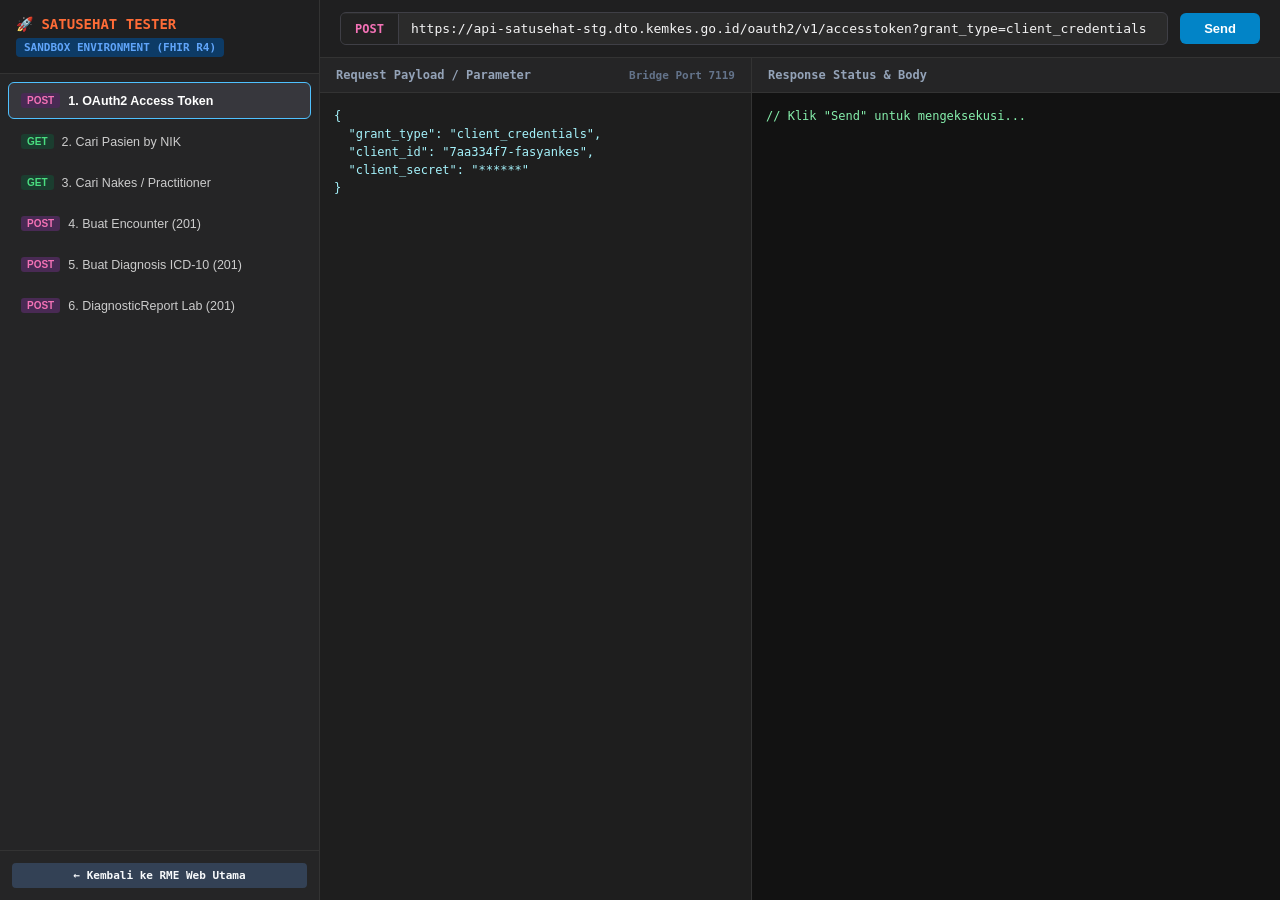
<file: test_satusehat.html>
<!DOCTYPE html>
<html lang="id">
<head>
  <meta charset="UTF-8">
  <meta name="viewport" content="width=device-width, initial-scale=1.0">
  <title>SATUSEHAT Sandbox API Tester - Utama Lab System</title>
  <style>
    * { box-sizing: border-box; margin: 0; padding: 0; }
    body {
      font-family: -apple-system, BlinkMacSystemFont, "Segoe UI", Roboto, Oxygen, Ubuntu, Cantarell, monospace;
      background-color: #1e1e1e;
      color: #e0e0e0;
      display: flex;
      height: 100vh;
      overflow: hidden;
    }
    /* Sidebar */
    .sidebar {
      width: 320px;
      background-color: #252526;
      border-right: 1px solid #333;
      display: flex;
      flex-direction: column;
    }
    .sidebar-header {
      padding: 16px;
      border-bottom: 1px solid #333;
      background-color: #1f1f20;
    }
    .sidebar-header h2 {
      font-size: 14px;
      font-weight: 700;
      color: #ff6c37; /* Postman Orange */
      display: flex;
      align-items: center;
      gap: 8px;
    }
    .env-badge {
      display: inline-block;
      margin-top: 6px;
      padding: 3px 8px;
      border-radius: 4px;
      background: #0d3b66;
      color: #60a5fa;
      font-size: 11px;
      font-weight: 600;
    }
    .endpoint-list {
      flex: 1;
      overflow-y: auto;
      padding: 8px;
    }
    .endpoint-btn {
      width: 100%;
      text-align: left;
      padding: 10px 12px;
      margin-bottom: 4px;
      background: transparent;
      border: 1px solid transparent;
      border-radius: 6px;
      color: #cccccc;
      cursor: pointer;
      display: flex;
      align-items: center;
      gap: 8px;
      font-size: 12.5px;
      transition: all 0.15s;
    }
    .endpoint-btn:hover { background-color: #2a2d2e; }
    .endpoint-btn.active {
      background-color: #37373d;
      border-color: #4fc1ff;
      color: #ffffff;
      font-weight: 600;
    }
    .badge-method {
      padding: 2px 6px;
      border-radius: 3px;
      font-size: 10px;
      font-weight: 700;
    }
    .badge-post { background: #492a54; color: #f472b6; }
    .badge-get { background: #1b3d2f; color: #4ade80; }

    /* Main Panel */
    .main {
      flex: 1;
      display: flex;
      flex-direction: column;
      background-color: #181818;
    }
    .top-bar {
      padding: 12px 20px;
      background-color: #1f1f20;
      border-bottom: 1px solid #333;
      display: flex;
      align-items: center;
      gap: 12px;
    }
    .req-box {
      flex: 1;
      display: flex;
      align-items: center;
      background-color: #2b2b2b;
      border: 1px solid #3f3f46;
      border-radius: 6px;
      overflow: hidden;
    }
    .req-method {
      padding: 8px 14px;
      font-size: 12px;
      font-weight: 700;
      color: #f472b6;
      background-color: #222;
      border-right: 1px solid #3f3f46;
    }
    .req-url {
      flex: 1;
      padding: 8px 12px;
      background: transparent;
      border: none;
      color: #f4f4f5;
      font-size: 13px;
      font-family: monospace;
      outline: none;
    }
    .btn-send {
      padding: 8px 24px;
      background: #0284c7;
      border: none;
      border-radius: 6px;
      color: white;
      font-weight: 700;
      font-size: 13px;
      cursor: pointer;
      display: flex;
      align-items: center;
      gap: 6px;
      transition: background 0.2s;
    }
    .btn-send:hover { background: #0369a1; }
    .btn-send:disabled { background: #475569; cursor: not-allowed; }

    /* Content Area */
    .content-split {
      flex: 1;
      display: flex;
      overflow: hidden;
    }
    .pane-req {
      width: 45%;
      border-right: 1px solid #333;
      display: flex;
      flex-direction: column;
    }
    .pane-res {
      width: 55%;
      display: flex;
      flex-direction: column;
      background-color: #141414;
    }
    .pane-title {
      padding: 10px 16px;
      background: #252526;
      font-size: 12px;
      font-weight: 600;
      color: #94a3b8;
      border-bottom: 1px solid #333;
      display: flex;
      justify-content: space-between;
      align-items: center;
    }
    .status-badge {
      display: none;
      padding: 3px 10px;
      border-radius: 4px;
      font-weight: 700;
      font-size: 12px;
    }
    .status-200, .status-201 {
      display: inline-block;
      background-color: #059669;
      color: #ffffff;
    }
    .status-error {
      display: inline-block;
      background-color: #dc2626;
      color: #ffffff;
    }
    .editor-box {
      flex: 1;
      padding: 14px;
      font-family: "Consolas", monospace;
      font-size: 12px;
      line-height: 1.5;
      overflow: auto;
      white-space: pre-wrap;
      word-break: break-all;
    }
    .editor-req { background: #1e1e1e; color: #a5f3fc; }
    .editor-res { background: #121212; color: #86efac; }
    .meta-time { font-size: 11px; color: #94a3b8; margin-left: 8px; }

    /* Header Nav */
    .btn-back-app {
      padding: 6px 12px;
      border-radius: 4px;
      background: #334155;
      color: #f8fafc;
      font-size: 11px;
      text-decoration: none;
      font-weight: 600;
    }
    .btn-back-app:hover { background: #475569; }
  </style>
</head>
<body>

  <!-- Sidebar -->
  <div class="sidebar">
    <div class="sidebar-header">
      <h2>🚀 SATUSEHAT TESTER</h2>
      <div class="env-badge">SANDBOX ENVIRONMENT (FHIR R4)</div>
    </div>
    <div class="endpoint-list">
      <button class="endpoint-btn active" onclick="pilihEndpoint(0)">
        <span class="badge-method badge-post">POST</span>
        <span>1. OAuth2 Access Token</span>
      </button>
      <button class="endpoint-btn" onclick="pilihEndpoint(1)">
        <span class="badge-method badge-get">GET</span>
        <span>2. Cari Pasien by NIK</span>
      </button>
      <button class="endpoint-btn" onclick="pilihEndpoint(2)">
        <span class="badge-method badge-get">GET</span>
        <span>3. Cari Nakes / Practitioner</span>
      </button>
      <button class="endpoint-btn" onclick="pilihEndpoint(3)">
        <span class="badge-method badge-post">POST</span>
        <span>4. Buat Encounter (201)</span>
      </button>
      <button class="endpoint-btn" onclick="pilihEndpoint(4)">
        <span class="badge-method badge-post">POST</span>
        <span>5. Buat Diagnosis ICD-10 (201)</span>
      </button>
      <button class="endpoint-btn" onclick="pilihEndpoint(5)">
        <span class="badge-method badge-post">POST</span>
        <span>6. DiagnosticReport Lab (201)</span>
      </button>
    </div>
    <div style="padding: 12px; border-top: 1px solid #333;">
      <a href="/app.html" class="btn-back-app" style="display:block; text-align:center;">&larr; Kembali ke RME Web Utama</a>
    </div>
  </div>

  <!-- Main View -->
  <div class="main">
    <div class="top-bar">
      <div class="req-box">
        <span class="req-method" id="reqMethod">POST</span>
        <input type="text" class="req-url" id="reqUrl" readonly value="https://api-satusehat-stg.dto.kemkes.go.id/oauth2/v1/accesstoken">
      </div>
      <button class="btn-send" id="btnSend" onclick="eksekusi()">
        <span id="sendText">Send</span>
      </button>
    </div>

    <div class="content-split">
      <!-- Request Pane -->
      <div class="pane-req">
        <div class="pane-title">
          <span>Request Payload / Parameter</span>
          <span style="font-size: 11px; color:#64748b;">Bridge Port 7119</span>
        </div>
        <div class="editor-box editor-req" id="reqBody"></div>
      </div>

      <!-- Response Pane -->
      <div class="pane-res">
        <div class="pane-title">
          <span>Response Status &amp; Body</span>
          <div>
            <span class="status-badge" id="statusBadge">200 OK</span>
            <span class="meta-time" id="resTime"></span>
          </div>
        </div>
        <div class="editor-box editor-res" id="resBody">// Klik tombol "Send" di atas untuk mengirim request live ke Kemenkes SATUSEHAT...</div>
      </div>
    </div>
  </div>

  <script>
    const BRIDGE = 'http://127.0.0.1:7119';
    let activeIndex = 0;
    let savedEncounterId = "428e4caa-e890-4860-b06f-6f2ceb308abd";
    let savedPatientIhs = "P20396305854";

    const ENDPOINTS = [
      {
        method: "POST",
        displayUrl: "https://api-satusehat-stg.dto.kemkes.go.id/oauth2/v1/accesstoken?grant_type=client_credentials",
        bridgeUrl: `${BRIDGE}/api/satusehat/tes-koneksi`,
        body: { grant_type: "client_credentials", client_id: "7aa334f7-fasyankes", client_secret: "******" }
      },
      {
        method: "GET",
        displayUrl: "https://api-satusehat-stg.dto.kemkes.go.id/fhir-r4/v1/Patient?identifier=https://fhir.kemkes.go.id/id/nik|3303045512940002",
        bridgeUrl: `${BRIDGE}/api/satusehat/pasien?nik=3303045512940002`,
        body: null
      },
      {
        method: "GET",
        displayUrl: "https://api-satusehat-stg.dto.kemkes.go.id/fhir-r4/v1/Practitioner?identifier=https://fhir.kemkes.go.id/id/nik|3171010101900001",
        bridgeUrl: `${BRIDGE}/api/satusehat/nakes?nik=3171010101900001`,
        body: null
      },
      {
        method: "POST",
        displayUrl: "https://api-satusehat-stg.dto.kemkes.go.id/fhir-r4/v1/Encounter",
        bridgeUrl: `${BRIDGE}/api/satusehat/encounter`,
        body: {
          no_lab: "LAB-" + Date.now(),
          patient_ihs: "P20396305854",
          patient_name: "Pasien Uji Coba Lab",
          practitioner_ihs: "N10000001",
          practitioner_name: "dr. Minto Rahaju, Sp.PK"
        }
      },
      {
        method: "POST",
        displayUrl: "https://api-satusehat-stg.dto.kemkes.go.id/fhir-r4/v1/Condition",
        bridgeUrl: `${BRIDGE}/api/satusehat/condition`,
        body: {
          encounter_id: "428e4caa-e890-4860-b06f-6f2ceb308abd",
          patient_ihs: "P20396305854",
          patient_name: "Pasien Uji Coba Lab",
          kode_icd10: "Z01.7",
          nama_diagnosis: "Laboratory examination"
        }
      },
      {
        method: "POST",
        displayUrl: "https://api-satusehat-stg.dto.kemkes.go.id/fhir-r4/v1/DiagnosticReport",
        bridgeUrl: `${BRIDGE}/api/satusehat/kirim-lab`,
        body: {
          no_lab: "TEST-" + Date.now(),
          patient_ihs: "P20396305854",
          patient_name: "Pasien Uji Coba Lab",
          practitioner_name: "dr. Minto Rahaju, Sp.PK",
          items: [
            { nama: "Hemoglobin", kode_loinc: "718-7", display_loinc: "Hemoglobin [Mass/volume] in Blood", nilai: "14.2", satuan: "g/dl" },
            { nama: "Leukosit", kode_loinc: "6690-2", display_loinc: "Leukocytes [#/volume] in Blood", nilai: "7800", satuan: "/uL" },
            { nama: "Cholesterol Total", kode_loinc: "2093-3", display_loinc: "Cholesterol [Mass/volume] in Serum", nilai: "175", satuan: "mg/dL" }
          ]
        }
      }
    ];

    function pilihEndpoint(idx) {
      activeIndex = idx;
      document.querySelectorAll('.endpoint-btn').forEach((b, i) => {
        b.classList.toggle('active', i === idx);
      });
      const item = ENDPOINTS[idx];
      document.getElementById('reqMethod').innerText = item.method;
      document.getElementById('reqMethod').style.color = item.method === 'POST' ? '#f472b6' : '#4ade80';
      document.getElementById('reqUrl').value = item.displayUrl;
      document.getElementById('reqBody').innerText = item.body ? JSON.stringify(item.body, null, 2) : "// Tidak ada body (GET request query params)";

      // Reset response pane
      document.getElementById('statusBadge').style.display = 'none';
      document.getElementById('resTime').innerText = '';
      document.getElementById('resBody').innerText = '// Klik "Send" untuk mengeksekusi...';
    }

    async function eksekusi() {
      const item = ENDPOINTS[activeIndex];
      const btn = document.getElementById('btnSend');
      const badge = document.getElementById('statusBadge');
      const timeSpan = document.getElementById('resTime');
      const resBox = document.getElementById('resBody');

      btn.disabled = true;
      document.getElementById('sendText').innerText = 'Mengirim...';
      badge.style.display = 'none';
      resBox.innerText = '// Menghubungi SATUSEHAT Sandbox API...';

      const t0 = performance.now();
      try {
        let opts = { method: item.method, headers: {} };
        if (item.method === 'POST') {
          opts.headers['Content-Type'] = 'application/json';
          // Perbarui encounter ID jika sebelumnya sudah dibuat
          if (activeIndex === 4 && savedEncounterId) {
            item.body.encounter_id = savedEncounterId;
            document.getElementById('reqBody').innerText = JSON.stringify(item.body, null, 2);
          }
          opts.body = JSON.stringify(item.body);
        }

        const res = await fetch(item.bridgeUrl, opts);
        const data = await res.json();
        const duration = Math.round(performance.now() - t0);

        timeSpan.innerText = `${duration} ms`;

        // Tentukan kode status HTTP tampilan Postman
        let statusText = "200 OK";
        let isSuccess = data.sukses !== false;

        if (activeIndex === 3 || activeIndex === 4 || activeIndex === 5) {
          statusText = "201 Created";
        }

        if (data.encounter_id) savedEncounterId = data.encounter_id;
        if (data.ihs_id) savedPatientIhs = data.ihs_id;

        badge.className = isSuccess ? 'status-badge status-200' : 'status-badge status-error';
        badge.innerText = isSuccess ? statusText : (data.pesan || 'Error');
        badge.style.display = 'inline-block';

        resBox.innerText = JSON.stringify(data, null, 2);
      } catch(err) {
        badge.className = 'status-badge status-error';
        badge.innerText = 'Offline / Error';
        badge.style.display = 'inline-block';
        resBox.innerText = "// Terjadi kesalahan: " + err.message + "\nPastikan LIS Bridge (Port 7119) aktif.";
      } finally {
        btn.disabled = false;
        document.getElementById('sendText').innerText = 'Send';
      }
    }

    // Inisialisasi awal
    pilihEndpoint(0);
  </script>
</body>
</html>
</file>
